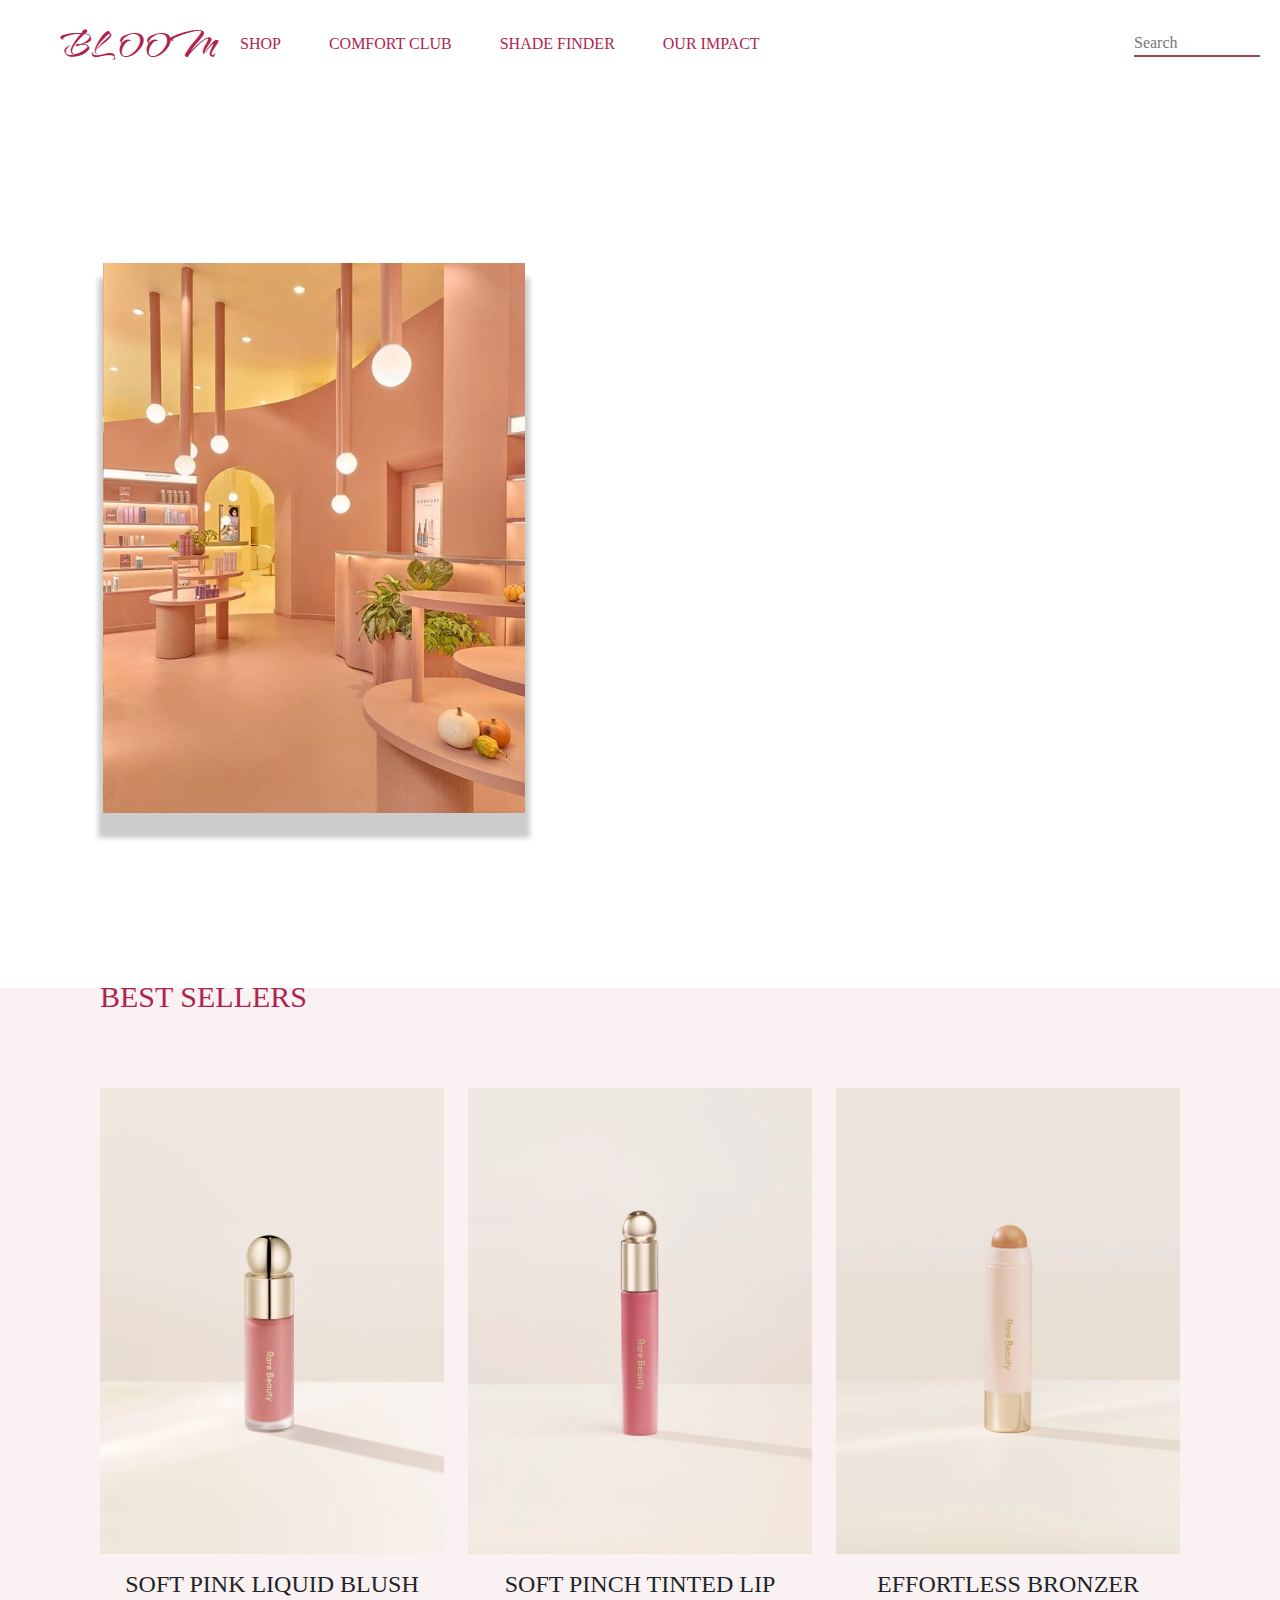
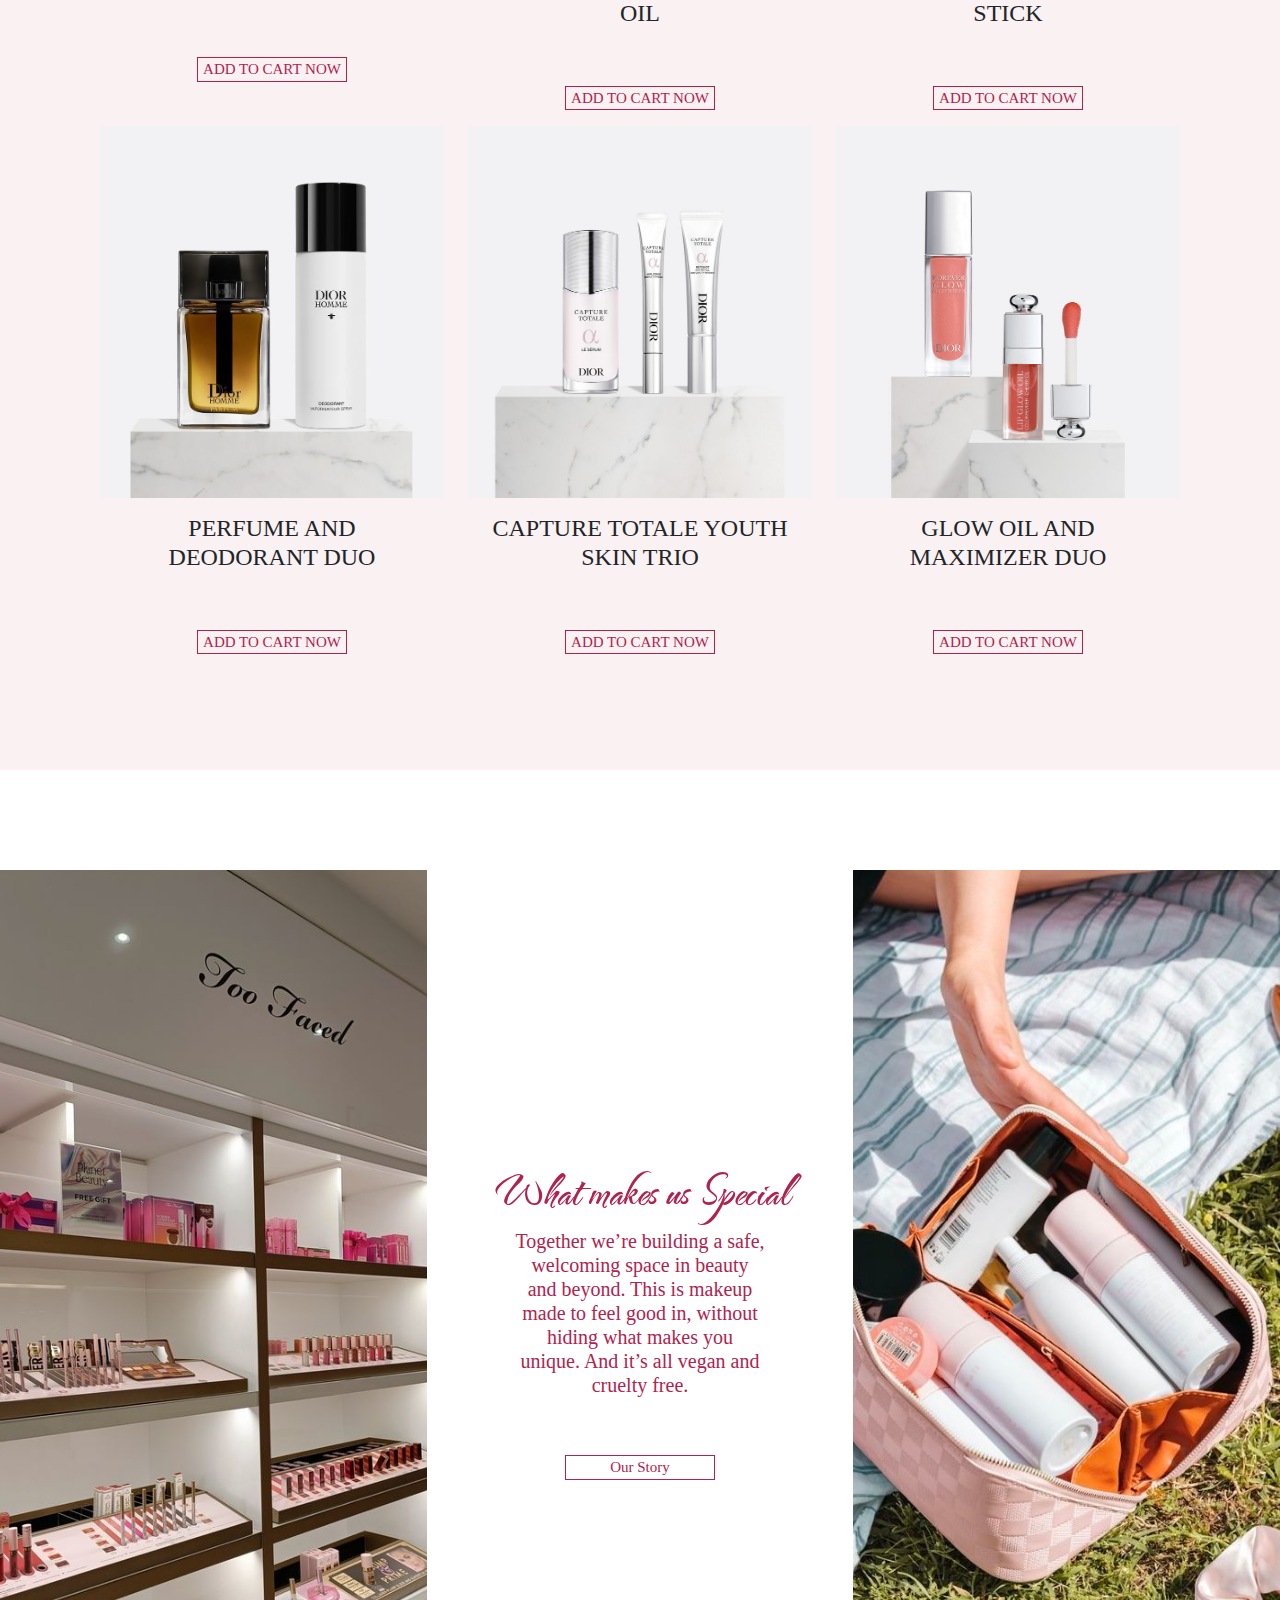
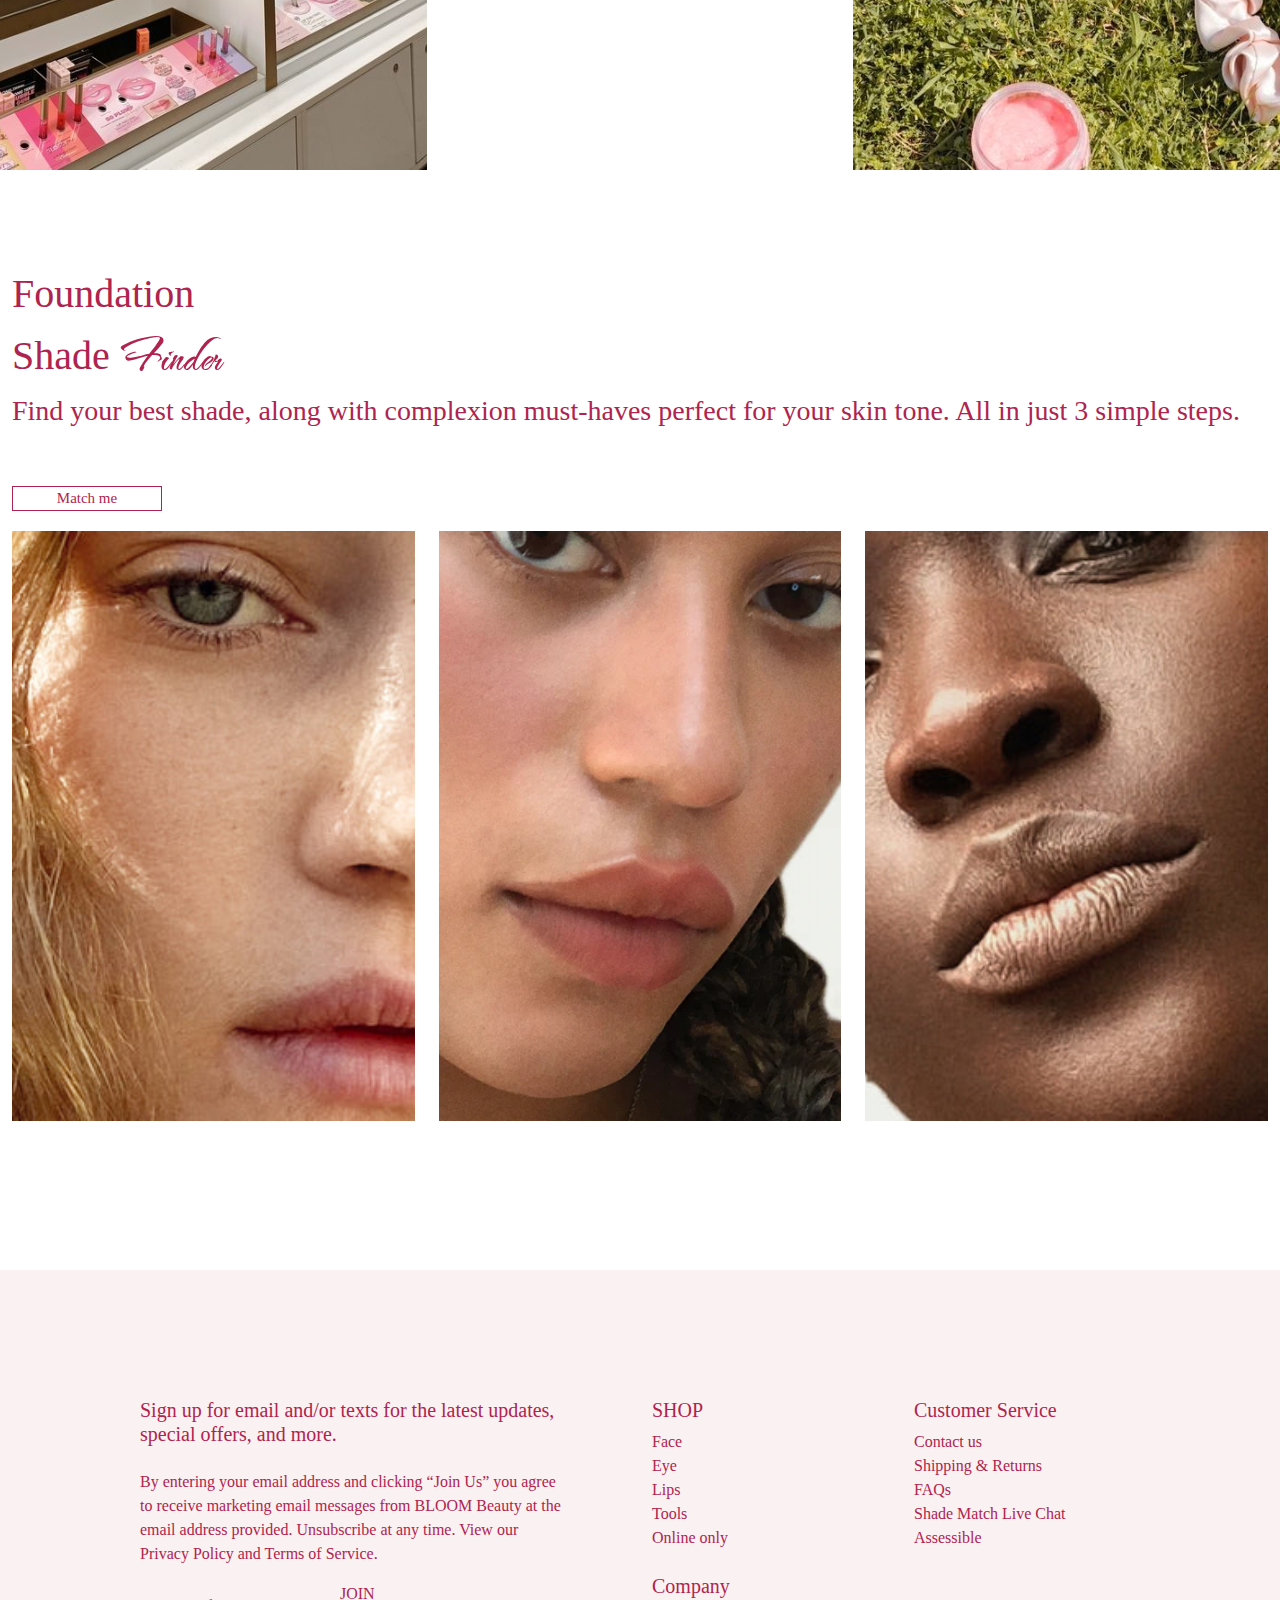
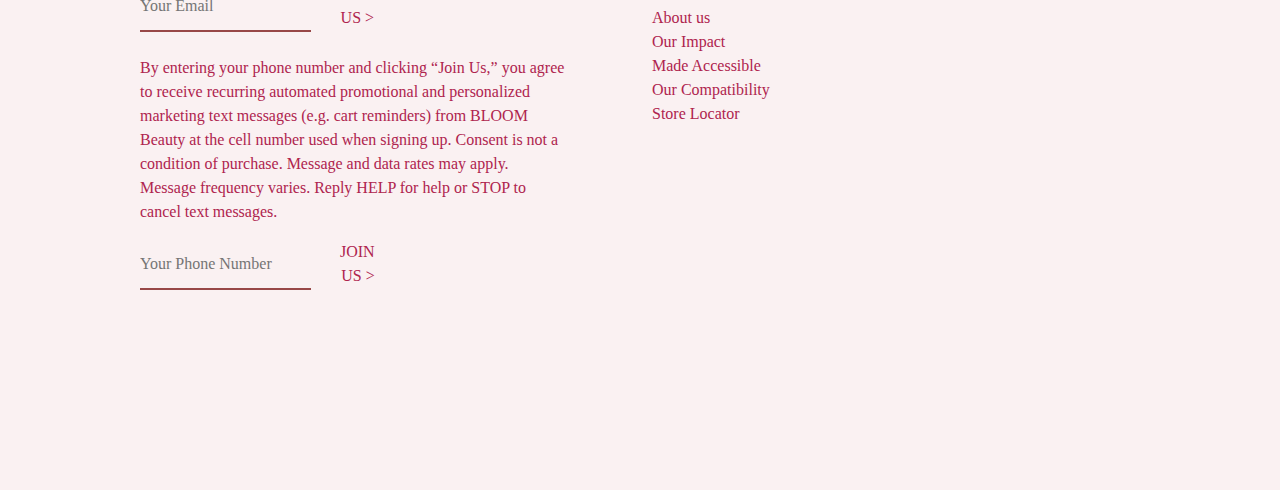
<file: index.html>
<!doctype html>
<html lang="en">
  <head>
    <meta charset="utf-8">
    <meta name="viewport" content="width=device-width, initial-scale=1">
    <title>BLOOM</title>
    <link rel="stylesheet" href="style.css">
    <link rel="stylesheet" href="https://cdnjs.cloudflare.com/ajax/libs/font-awesome/6.6.0/css/all.min.css" integrity="sha512-Kc323vGBEqzTmouAECnVceyQqyqdsSiqLQISBL29aUW4U/M7pSPA/gEUZQqv1cwx4OnYxTxve5UMg5GT6L4JJg==" crossorigin="anonymous" referrerpolicy="no-referrer" />
    <link href="https://cdn.jsdelivr.net/npm/bootstrap@5.3.3/dist/css/bootstrap.min.css" rel="stylesheet" integrity="sha384-QWTKZyjpPEjISv5WaRU9OFeRpok6YctnYmDr5pNlyT2bRjXh0JMhjY6hW+ALEwIH" crossorigin="anonymous">
  </head>
  <body>

    <!-- Navbar starts here -->

    <nav class="navbar navbar-expand-lg">
        <div class="container-fluid">

          <a class="navbar-brand me-auto ms-5 fs-1" href="index.html">BLOOM</a>
          
          <button class="navbar-toggler" type="button" data-bs-toggle="collapse" data-bs-target="#navbarSupportedContent" aria-controls="navbarSupportedContent" aria-expanded="false" aria-label="Toggle navigation">
            <i class="fa-solid fa-bars"></i>
          </button>
          <div class="collapse navbar-collapse" id="navbarSupportedContent">
            <ul class="navbar-nav mb-2 mb-lg-0">
              <li class="nav-item m-4">
                <a class=" active" aria-current="page" href="#">SHOP</a>
              </li>
              <li class="nav-item m-4">
                <a class="" href="#">COMFORT CLUB</a>
              </li>
              <li class="nav-item m-4">
                <a class="" href="#shade">
                  SHADE FINDER
                </a>
              </li>
              <li class="nav-item m-4">
                <a class="" href="#">OUR IMPACT</a>
              </li>
            </ul>
            <div class="ms-auto m-2 d-flex">
              <form class="d-flex" role="search">
                <input class="" type="search" placeholder="Search" aria-label="Search">
                <button class="btn" type="submit"><i class="fa-solid fa-magnifying-glass"></i></button>
  
              </form>
              <a href="login.html"><i class="fa-regular fa-user mt-3"></i></a>
            </div>
            
          </div>
        </div>
      </nav>

    <!-- Main starts here -->

    <section id="main" class="container-fluid">

      <div class="row w-100 ">

        <div id="wrapper" class=" col-lg-6 col-12 align-items-center d-flex justify-content-center">
          <div class="box">
            
          </div>
        </div>

        <div id="content" class="col-lg-6 col-12 align-items-center d-flex">
          <div>
            <h1>LOVE YOUR BLOOM</h1>
            <h4>We are here because of you. <br>
            On our fourth anniversary, we’re so 
            greatful <br> you’re here to celebrate with us. </h4>
            <button>EXPLORE BLOOM BEAUTY</button>
          </div>
        </div>

      </div>

    </section>

      <!-- Best sellers start here -->

      <div id="view" class="container-fluid">
        <div class="row">
          <div class="col-lg-4 col-12">
            <div class="card">
              <img src="img/item1.webp" alt="">
              <div class="card-body text-center">
                <h4>SOFT PINK LIQUID BLUSH</h4>
                <button>ADD TO CART NOW</button>
              </div>
            </div>
          </div>
          <div class="col-lg-4 col-12">
            <div class="card">
              <img src="img/item2.webp" alt="">
              <div class="card-body text-center">
                <h4>SOFT PINCH TINTED LIP OIL</h4>
                <button>ADD TO CART NOW</button>
              </div>
            </div>
          </div>
          <div class="col-lg-4 col-12">
            <div class="card">
              <img src="img/item3.webp" alt="">
              <div class="card-body text-center">
                <h4>EFFORTLESS BRONZER STICK</h4>
                <button>ADD TO CART NOW</button>
              </div>
            </div>
          </div>
        </div>
        <div class="row">
          <div class="col-lg-4 col-12">
            <div class="card">
              <img src="img/item4.webp" alt="">
              <div class="card-body text-center">
                <h4>PERFUME AND DEODORANT DUO</h4>
                <button>ADD TO CART NOW</button>
              </div>
            </div>
          </div>
          <div class="col-lg-4 col-12">
            <div class="card">
              <img src="img/item5.jpg" alt="">
              <div class="card-body text-center">
                <h4>CAPTURE TOTALE YOUTH SKIN TRIO</h4>
                <button>ADD TO CART NOW</button>
              </div>
            </div>
          </div>
          <div class="col-lg-4 col-12">
            <div class="card">
              <img src="img/item6.jpg" alt="">
              <div class="card-body text-center">
                <h4>GLOW OIL AND MAXIMIZER DUO</h4>
                <button>ADD TO CART NOW</button>
              </div>
            </div>
          </div>
        </div>
        
        </div>
      </div>


      <!-- What makes us special -->

      <div id="special" class="container-fluid">
        <div class="row mb-5">
          <div id="img1" class="col-lg-4 col-12">
            <!-- <img class="w-100" src="img/photo 1.jpg" alt=""> -->
          </div>
          <div class="col-lg-4 col-12 text-center d-flex align-items-center justify-content-center">
            <div>
              <h1>What makes us Special</h1>
              <h3 class="fs-5">Together we’re building a safe, <br> 
              welcoming space in beauty <br>
              and beyond. This is makeup <br>
              made to feel good in, without <br>
              hiding what makes you <br>
              unique. And it’s all vegan and <br>
              cruelty free.</h3>
             <button>Our Story</button>
            </div>
          </div>
          <div id="img2" class="col-lg-4 col-12">
            <!-- <img class="w-100" src="img/photo 2.jpg" alt=""> -->
          </div>
        </div>
      </div>

      <!-- Shade finder starts here -->
      <div class="container-fluid" id="shade">
        <div>
          <h1>Foundation</h1>
          <h1>Shade <span>Finder</span></h1>
          <h3>Find your best shade, along with complexion must-haves perfect for your skin tone. All 
            in just 3 simple steps.</h3>
          <button>Match me</button>
        </div>
        <div class="row ">
         
          <div class="col-lg-4 col-12">
            <a href="">
              <div class="box1 h-100"></div>
            </a>
          </div>
          <div class="col-lg-4 col-12">
            <a href="">
              <div class="box2 h-100"></div>
            </a>
          </div>
          <div class="col-lg-4 col-12">
            <a href="">
              <div class="box3 h-100"></div>
            </a>
          </div>
        </div>
      </div>


      <!-- Footer starts here -->

      <footer>
        <div class="row">
          <div class="col-lg-6 col-12 justify-content-end d-flex">
            <div class="container mb-5 me-5 ">
              <h5>Sign up for 
                email and/or texts for the latest updates, special offers,
                 and more.</h5>
              <div class="my-4">
                <p>By entering your email address and clicking “Join Us” you agree to
                  receive marketing email messages from BLOOM Beauty at the email
                   address provided. Unsubscribe at any time. View our Privacy Policy
                  and Terms of Service.</p>
                <form action="" class="d-flex">
                  <input type="email" placeholder="Your Email">
                  <button>JOIN US ></button>
                </form>
              </div>
              <div class="my-4">
                <p>By entering your phone number and clicking “Join Us,” you agree to 
                  receive recurring automated promotional and personalized marketing
                   text messages (e.g. cart reminders) from BLOOM Beauty at the cell 
                  number used when signing up. Consent is not a condition of purchase.
                   Message and data rates may apply. Message frequency varies. Reply
                  HELP for help or STOP to cancel text messages.</p>
                  <form action="" class="d-flex">
                    <input type="text" placeholder="Your Phone Number">
                    <button class="text-end">JOIN US ></button>
                  </form>
              </div>
            </div>
          </div>
          <div class="col-lg-6 col-12">
            <div class="row">
              <div class="col-6">
                <h5>SHOP</h5>
                <ul class="list-unstyled">
                  <li>Face</li>
                  <li>Eye</li>
                  <li>Lips</li>
                  <li>Tools</li>
                  <li>Online only</li>
                </ul>

                <h5 class="mt-4">Company</h5>
                  <ul class="list-unstyled">
                  <li>About us</li>
                  <li>Our Impact</li>
                  <li>Made Accessible</li>
                  <li>Our Compatibility</li>
                  <li>Store Locator</li>
                </ul>

              </div>
              <div class="col-6">
                <h5>Customer Service</h5>
                <ul class="list-unstyled">
                  <li>Contact us</li>
                  <li>Shipping & Returns</li>
                  <li>FAQs</li>
                  <li>Shade Match Live Chat</li>
                  <li>Assessible</li>
              </ul>
              </div>
            </div>
          </div>
        </div>
      </footer>
    
    <script src="https://cdn.jsdelivr.net/npm/bootstrap@5.3.3/dist/js/bootstrap.bundle.min.js" integrity="sha384-YvpcrYf0tY3lHB60NNkmXc5s9fDVZLESaAA55NDzOxhy9GkcIdslK1eN7N6jIeHz" crossorigin="anonymous"></script>
  </body>
</html>
</file>
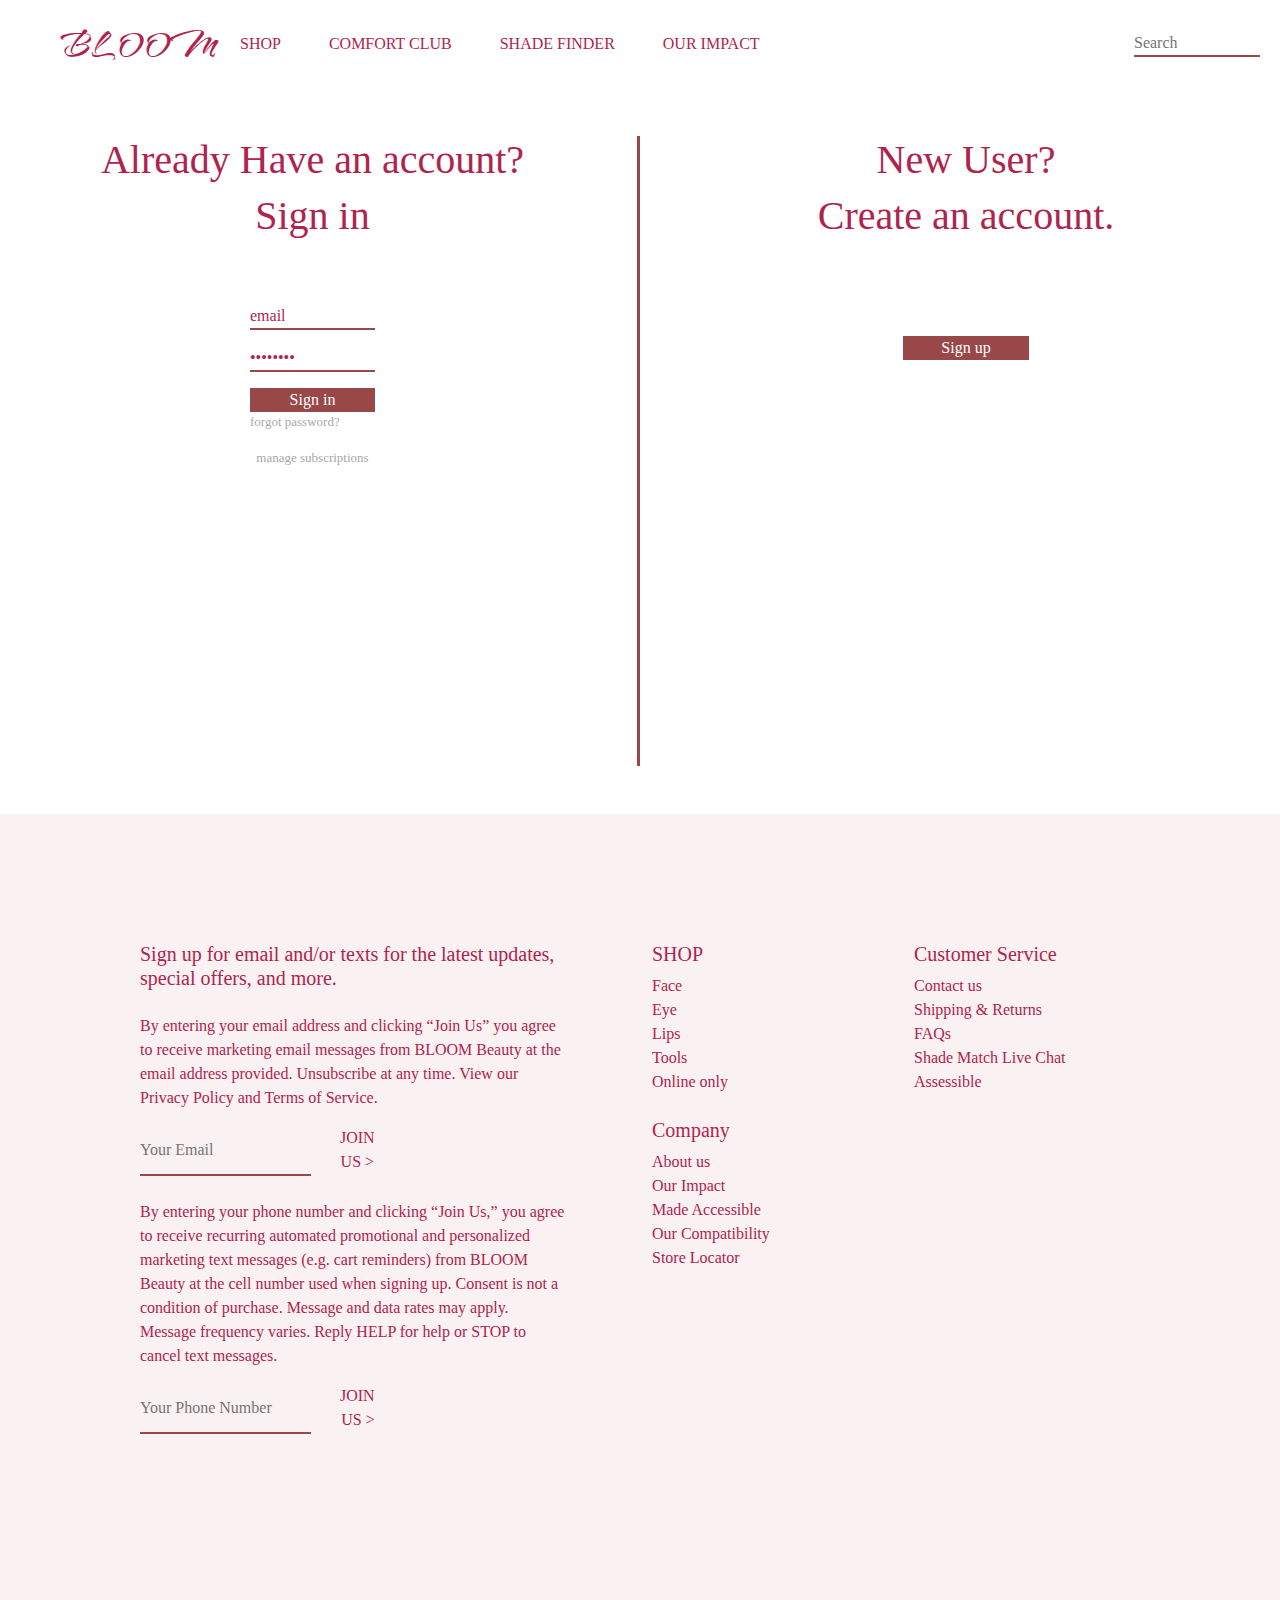
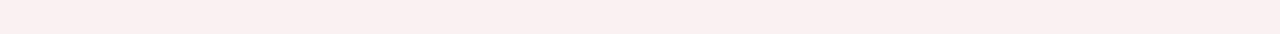
<file: login.html>
<!doctype html>
<html lang="en">
  <head>
    <meta charset="utf-8">
    <meta name="viewport" content="width=device-width, initial-scale=1">
    <title>Login</title>
    <link rel="stylesheet" href="style.css">
    <link rel="stylesheet" href="https://cdnjs.cloudflare.com/ajax/libs/font-awesome/6.6.0/css/all.min.css" integrity="sha512-Kc323vGBEqzTmouAECnVceyQqyqdsSiqLQISBL29aUW4U/M7pSPA/gEUZQqv1cwx4OnYxTxve5UMg5GT6L4JJg==" crossorigin="anonymous" referrerpolicy="no-referrer" />
    <link href="https://cdn.jsdelivr.net/npm/bootstrap@5.3.3/dist/css/bootstrap.min.css" rel="stylesheet" integrity="sha384-QWTKZyjpPEjISv5WaRU9OFeRpok6YctnYmDr5pNlyT2bRjXh0JMhjY6hW+ALEwIH" crossorigin="anonymous">
  </head>
  <body>
    
    <!-- Nav starts here -->
    <nav class="navbar navbar-expand-lg">
      <div class="container-fluid">

        <a class="navbar-brand me-auto ms-5 fs-1" href="index.html">BLOOM</a>
        
        <button class="navbar-toggler" type="button" data-bs-toggle="collapse" data-bs-target="#navbarSupportedContent" aria-controls="navbarSupportedContent" aria-expanded="false" aria-label="Toggle navigation">
          <i class="fa-solid fa-bars"></i>
        </button>
        <div class="collapse navbar-collapse" id="navbarSupportedContent">
          <ul class="navbar-nav mb-2 mb-lg-0">
            <li class="nav-item m-4">
              <a class=" active" aria-current="page" href="#">SHOP</a>
            </li>
            <li class="nav-item m-4">
              <a class="" href="#">COMFORT CLUB</a>
            </li>
            <li class="nav-item m-4">
              <a class="" href="#shade">
                SHADE FINDER
              </a>
            </li>
            <li class="nav-item m-4">
              <a class="" href="#">OUR IMPACT</a>
            </li>
          </ul>
          <div class="ms-auto m-2 d-flex">
            <form class="d-flex" role="search">
              <input class="" type="search" placeholder="Search" aria-label="Search">
              <button class="btn" type="submit"><i class="fa-solid fa-magnifying-glass"></i></button>

            </form>
            <a href="login.html"><i class="fa-regular fa-user mt-3"></i></a>
          </div>
          
        </div>
      </div>
    </nav>

    <!-- Login starts here -->
    
    <div id="login" class="row my-5">
      <div id="col1" class="col-lg-6 col-12 text-center ">

        <h1>Already Have an account?</h1>
        <h1>Sign in</h1>
        <div class="d-flex justify-content-center mt-5">
          <div class="form">
            <input class="d-block my-3 w-100" type="email" value="email">
            <input class="d-block my-3 w-100" type="password" value="password">
            <input class="d-block w-100" type="button" value="Sign in">
            <a class="nav-link text-start" href="">forgot password?</a>
          </div>
        </div>
        <a class="nav-link mt-3" href="">manage subscriptions</a>

      </div>

      <div class="col-lg-6 col-12 text-center">
        <h1>New User?</h1>
        <h1>Create an account.</h1>
        <div class="d-flex justify-content-center mt-5">
          <div class="form mt-5">
            <input class="d-block w-100" type="button" value="Sign up">
          </div>
        </div>
      </div>
    </div>

    <!-- Footer starts here -->

    <footer>
      <div class="row">
        <div class="col-lg-6 col-12 justify-content-end d-flex">
          <div class="container mb-5 me-5 ">
            <h5>Sign up for 
              email and/or texts for the latest updates, special offers,
               and more.</h5>
            <div class="my-4">
              <p>By entering your email address and clicking “Join Us” you agree to
                receive marketing email messages from BLOOM Beauty at the email
                 address provided. Unsubscribe at any time. View our Privacy Policy
                and Terms of Service.</p>
              <form action="" class="d-flex">
                <input type="email" placeholder="Your Email">
                <button>JOIN US ></button>
              </form>
            </div>
            <div class="my-4">
              <p>By entering your phone number and clicking “Join Us,” you agree to 
                receive recurring automated promotional and personalized marketing
                 text messages (e.g. cart reminders) from BLOOM Beauty at the cell 
                number used when signing up. Consent is not a condition of purchase.
                 Message and data rates may apply. Message frequency varies. Reply
                HELP for help or STOP to cancel text messages.</p>
                <form action="" class="d-flex">
                  <input type="text" placeholder="Your Phone Number">
                  <button class="text-end">JOIN US ></button>
                </form>
            </div>
          </div>
        </div>
        <div class="col-lg-6 col-12">
          <div class="row">
            <div class="col-6">
              <h5>SHOP</h5>
              <ul class="list-unstyled">
                <li>Face</li>
                <li>Eye</li>
                <li>Lips</li>
                <li>Tools</li>
                <li>Online only</li>
              </ul>

              <h5 class="mt-4">Company</h5>
                <ul class="list-unstyled">
                <li>About us</li>
                <li>Our Impact</li>
                <li>Made Accessible</li>
                <li>Our Compatibility</li>
                <li>Store Locator</li>
              </ul>

            </div>
            <div class="col-6">
              <h5>Customer Service</h5>
              <ul class="list-unstyled">
                <li>Contact us</li>
                <li>Shipping & Returns</li>
                <li>FAQs</li>
                <li>Shade Match Live Chat</li>
                <li>Assessible</li>
            </ul>
            </div>
          </div>
        </div>
      </div>
    </footer>

    <script src="https://cdn.jsdelivr.net/npm/bootstrap@5.3.3/dist/js/bootstrap.bundle.min.js" integrity="sha384-YvpcrYf0tY3lHB60NNkmXc5s9fDVZLESaAA55NDzOxhy9GkcIdslK1eN7N6jIeHz" crossorigin="anonymous"></script>
  </body>
</html>
</file>
<file: style.css>
@import url('https://fonts.googleapis.com/css2?family=Roboto:ital,wght@0,100;0,300;0,400;0,500;0,700;0,900;1,100;1,300;1,400;1,500;1,700;1,900&family=The+Nautigal:wght@400;700&family=Yanone+Kaffeesatz:wght@200..700&display=swap');

@import url('https://fonts.googleapis.com/css2?family=Raleway:ital,wght@0,100..900;1,100..900&family=Roboto:ital,wght@0,100;0,300;0,400;0,500;0,700;0,900;1,100;1,300;1,400;1,500;1,700;1,900&family=The+Nautigal:wght@400;700&family=Yanone+Kaffeesatz:wght@200..700&display=swap');

*{
    margin:0;
    padding:0;
    font-family: 'Times New Roman', Times, serif;
    color:rgb(175, 36, 78);
}
/* button:hover{
    background-color:rgb(175, 36, 78) ;
    color:white;
} */

/* Nav starts here */

nav{
    position: fixed;
    top:0;
}

nav .navbar-brand, nav a{
    color:rgb(175, 36, 78);
    text-decoration: none;
}
nav li a:hover{
    color:rgb(221, 157, 176);
    border-bottom: solid 2px rgb(221, 157, 176) ;
}
nav .navbar-brand{
    font-family: "The Nautigal", cursive;
    font-weight: 700;
    font-style: normal;
}

nav form{
    border-bottom: solid 2px rgb(152, 72, 72);
}
nav input{
    border:none;
    outline:none;
    width:100px;
}

/* .navbar-toggler-icon{
    outline:none;
} */

/* Main starts here */

#main .row{
    width:100%;
    height:100vh;
}
.box{
    background-image: url(img/bloom.jpg);
    -webkit-background-size:cover;
    background-size: cover;
    background-position: center;
    height:550px;
    width:70%;
    box-shadow: 0 20px 5px 5px rgba(0,0,0,0.2);
    animation: animate 2s ease-in-out;
    transition:all 1s ease-in-out;

}
@keyframes animate {
    0% {transform: scale(0.5);}
    100% {transform:scale(1.5);}
}
/* @keyframes animate{
    0% {
        border-radius: 60px 40% 30% 70% / 60% 30% 70% 40% ;
    }
    50%{
        border-radius: 30% 60% 70% 40% / 50% 60% 30% 60% ;
    }
    100%{
        border-radius: 60% 40% 30% 70% / 60% 30% 70% 40% ;
    }
} */

#content{
    height:100vh;

}
#main #content h1{
    animation:animate 1s ease-in-out 1 forwards;
    opacity: 0;
}
#main  #content h4{
    animation:animate 1s ease-in-out 0.3s 1 forwards;
    opacity:0;
}
#main #content button{
    animation:animate 1s ease-in-out 0.6s 1 forwards;
    opacity: 0;

}
@keyframes animate{
    from{
        opacity: 0;
        transform: translate(0,100px);
        filter:blur(33px)
    }
    to{
        opacity:1;
        transform: translate(0);
        filter: blur(0);
    }
}


/* Best sellers */

@keyframes appear{
    from{
        opacity:0;
        scale:0.5;
    }
    to{
        opacity:1;
        scale:1;
    }
}

#view{
    background-color: rgb(250, 241, 242);
    padding:100px;
    position: relative;
}

#view::before{
    content:"BEST SELLERS";
    position:absolute;
    top:-1%;
    font-size: 30px;
}

#view .card{
    border:none;
    animation: appear 5s linear;
    animation-timeline: view();
    animation-range: entry 0 cover 40%;

}
#view img:hover{
    border:solid 2px rgb(175, 36, 78);
}

#view .card-body{
    background-color: rgb(250, 241, 242) ;
}

#content button, .card button, #special button, #shade button{
    width: 150px;
    font-size: 15px;
    background-color: transparent;
    border:solid 1px rgb(175, 36, 78);
    margin-top:50px;
}
#content button:hover, .card button:hover, #special button:hover , #shade button:hover {
    background-color:rgb(175, 36, 78) ;
    color:white;
}

/* Special starts  here */

#special{
    margin: 100px 0;
}
#special .row{
    height:100vh;
}

#special #img1{
    background-image: url(img/photo\ 1.jpg);
    background-size: cover;
    background-repeat: no-repeat ;
    background-position: bottom;
}
#special #img2{
    background-image: url(img/photo\ 2.jpg);
    background-size: cover;
    background-repeat: no-repeat ;
    background-position: right;
}
#special h1, #shade span{
    font-family: "The Nautigal", cursive;
  font-weight: 1000;
  font-size: 50px;
  font-style: normal;

}

/* Shade starts here */

#shade {
    margin: 100px 0;
    height:100vh;
    
}
#shade .box1{
    background-image: url(img/Shade1.jpg);
    background-size: cover;
    background-repeat: no-repeat ;
    background-position: center;
    
}
#shade .box2{
    background-image: url(img/shade2.webp);
    background-size: cover;
    background-repeat: no-repeat ;
    background-position: center;
   
    
}
#shade .box3{
    background-image: url(img/shade3.jpg);
    background-size: cover;
    background-repeat: no-repeat ;
    background-position: center;
    
}
#shade .row{
    height:70%;

}
#shade .col-lg-4{
    margin:20px 0;
    
}
div.box1:hover, div.box2:hover,  div.box3:hover  {
    border:solid 2px black;
}


/* Footer starts here */
footer{
    background-color:rgb(250, 241, 242) ;
    padding:10%;
}
footer form{
    border-bottom: solid 2px rgb(152, 72, 72);
    display:inline-block;
    width:40%;
}
footer input{
    border:none;
    outline:none;
   background-color: transparent;
}
footer button{
    border:none;
    background-color: transparent;
}

/* Login starts here */

#login{
    font-family: "Raleway", sans-serif;
    font-optical-sizing: auto;
    font-style: normal;
    height:70vh;
    margin-top:100px;
}
#login input{
    border:none;
    border-bottom:solid 2px rgb(152, 72, 72);
}
#login [type=button]{
    background-color: rgb(152, 72, 72);
    border:none;
}
#login input[value="Sign in"], #login input[value="Sign up"]{
    color:white;
}
#login .form{
    width:20%;
}
#login #col1{
    border-right:solid 3px rgb(152, 72, 72);
}
#login .nav-link{
    color:rgb(167, 168, 168);
    font-size: 13px;
}
</file>
